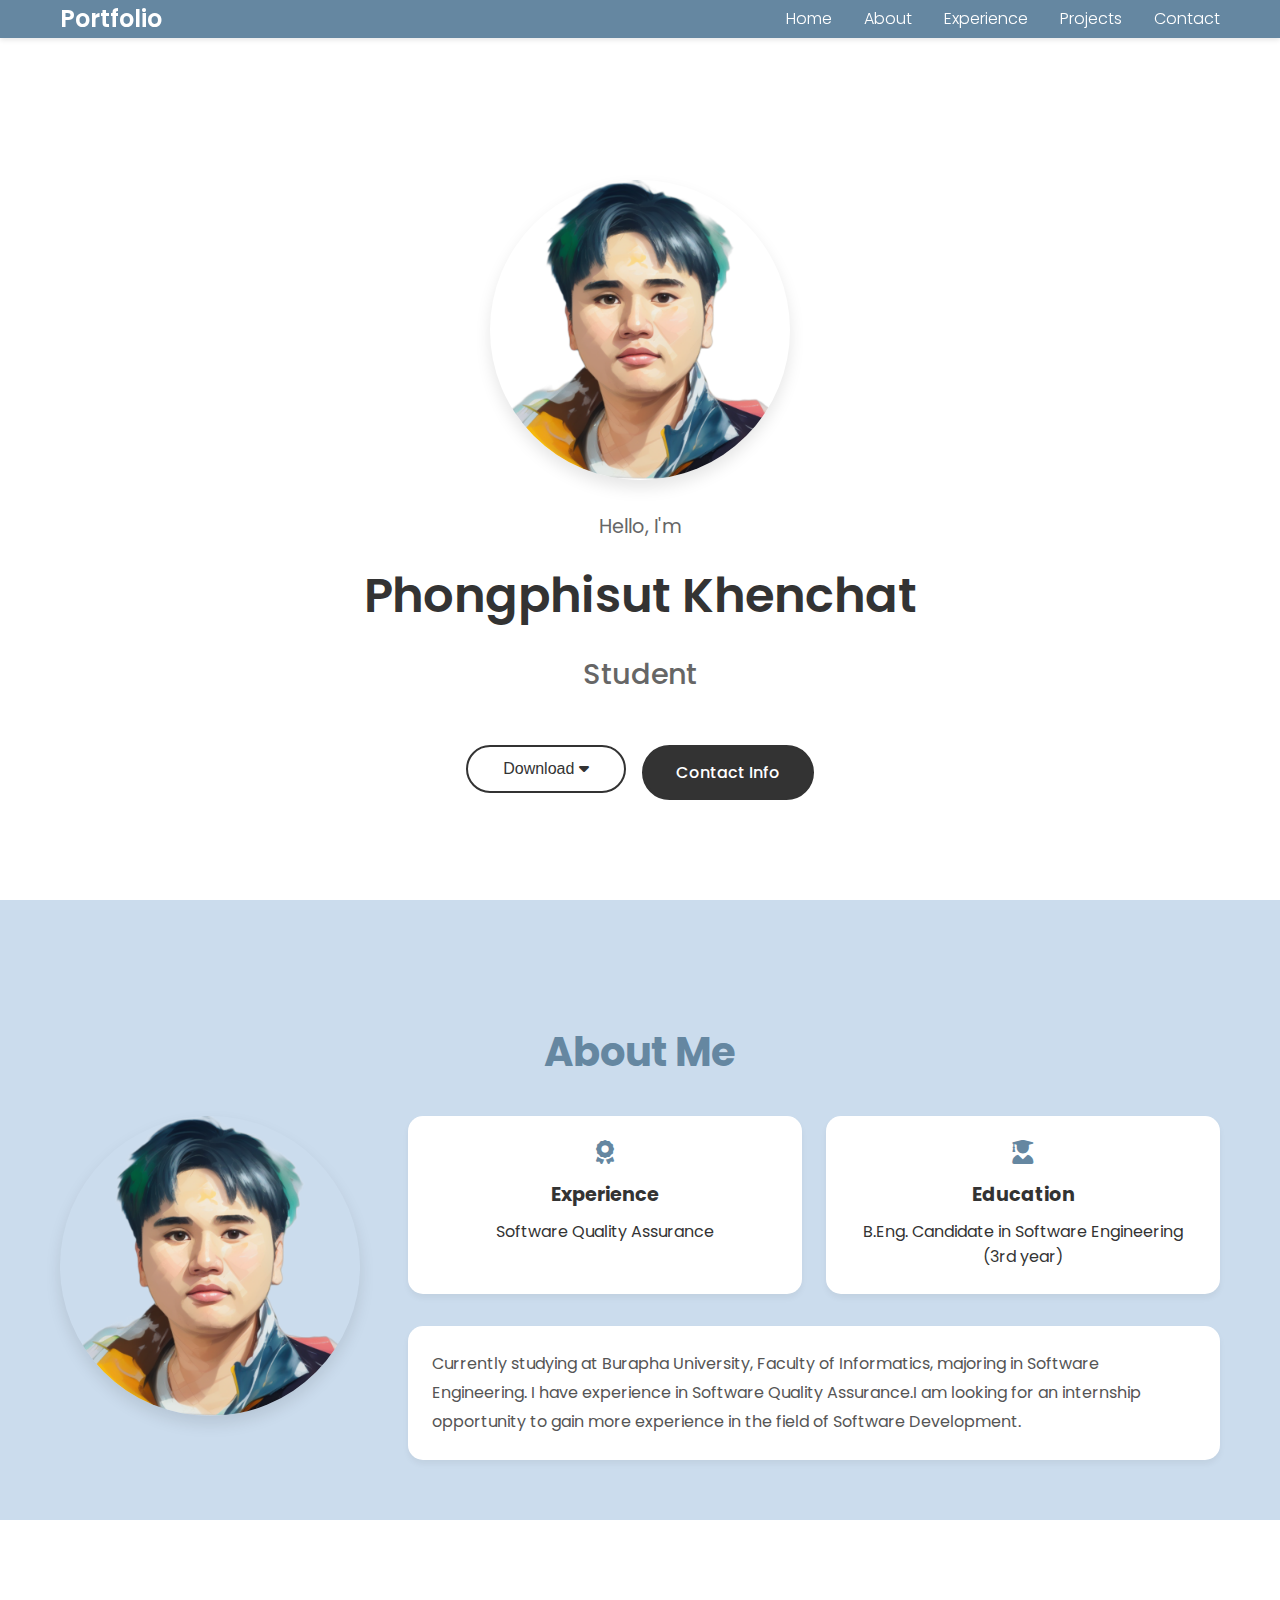
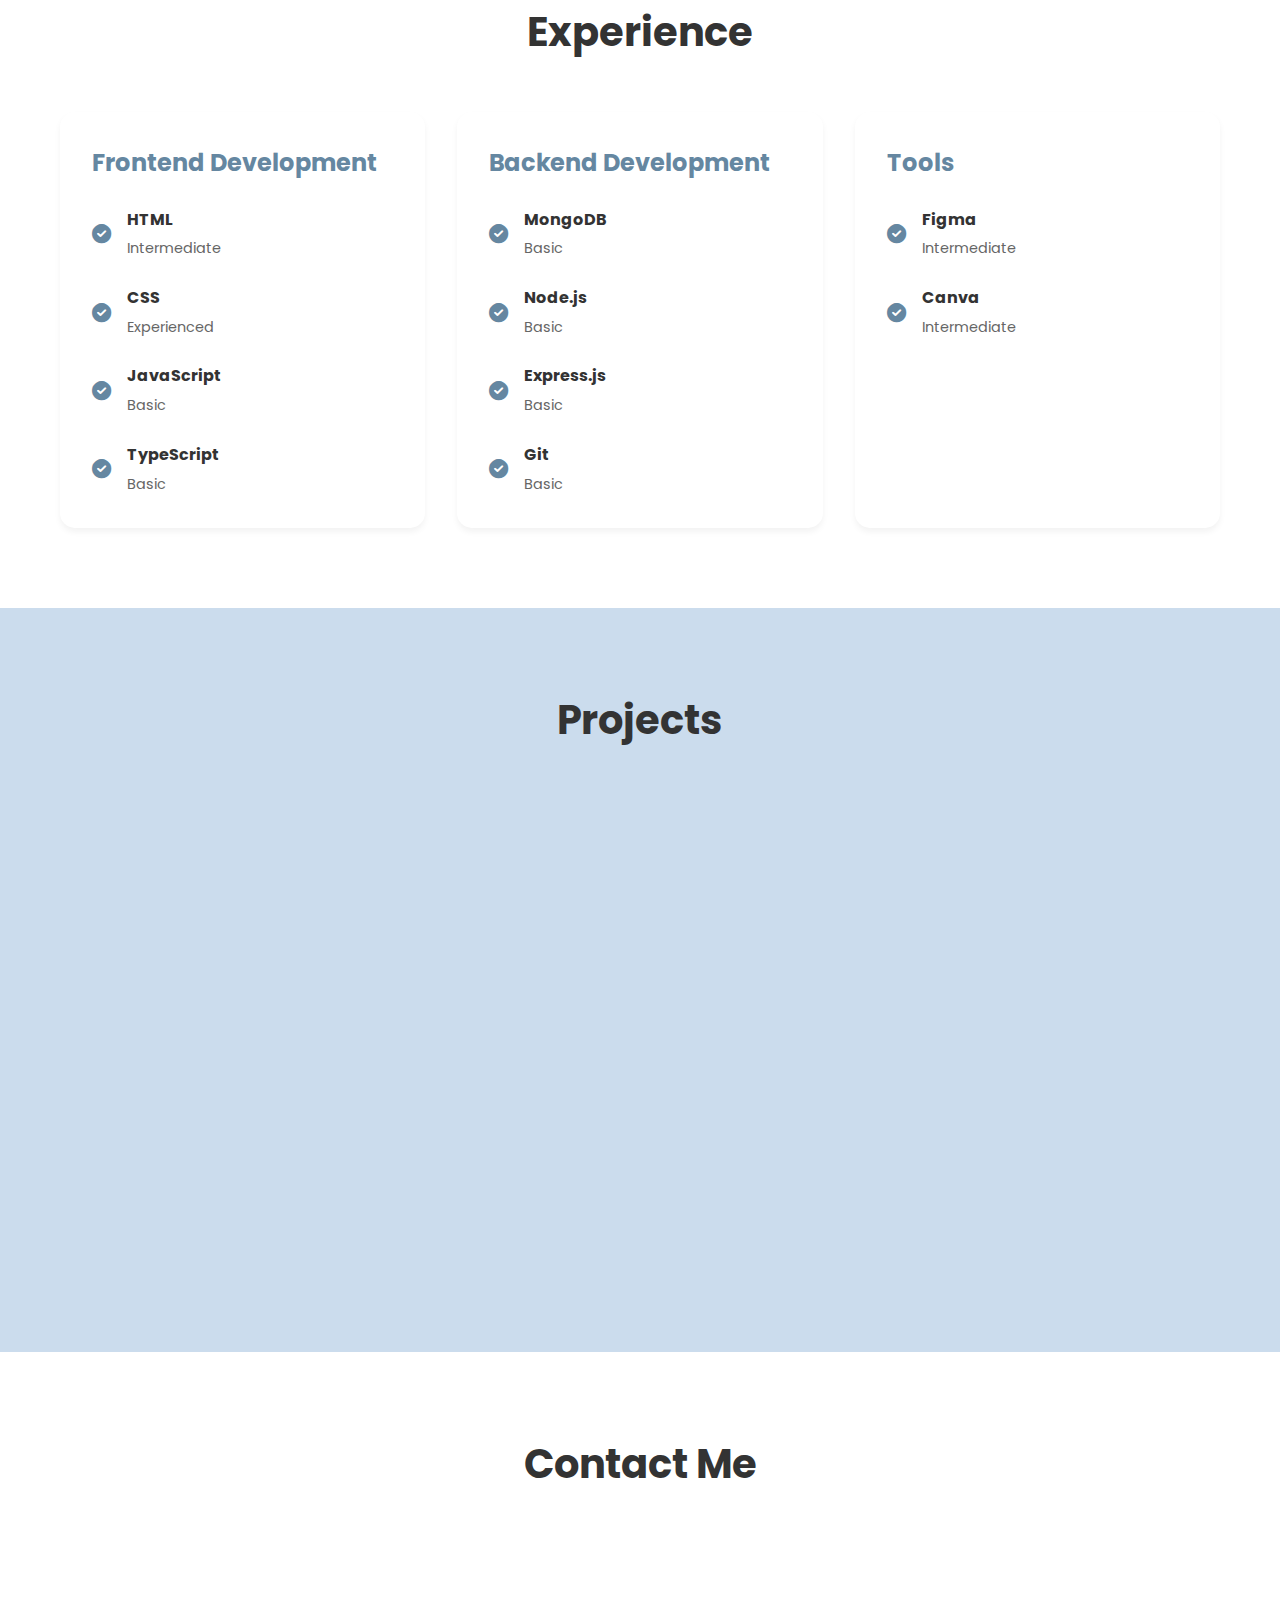
<file: MyProjecProfile/public/index.html>
<!DOCTYPE html>
<html lang="en">
  <head>
    <meta charset="UTF-8" />
    <meta name="viewport" content="width=device-width, initial-scale=1.0" />
    <meta name="description" content="Portfolio of Phongphisut Khenchat - Software Engineering Student and Software Quality Assurance Specialist" />
    <meta name="keywords" content="software engineering, frontend development, quality assurance, portfolio" />
    <meta property="og:title" content="Phongphisut Khenchat - Portfolio" />
    <meta property="og:description" content="Software Engineering Student and Software Quality Assurance Specialist" />
    <meta property="og:type" content="website" />
    <title>Phongphisut Khenchat - Portfolio</title>



    <!-- Google icon -->
    <link rel="stylesheet" href="https://fonts.googleapis.com/css2?family=Material+Symbols+Outlined:opsz,wght,FILL,GRAD@20..48,100..700,0..1,-50..200&icon_names=menu" />
    <!-- Google Fonts -->
    <link
      href="https://fonts.googleapis.com/css2?family=Poppins:wght@300;400;600&display=swap"
      rel="stylesheet"
    />

    <!-- Font Awesome -->
    <link
      href="https://cdnjs.cloudflare.com/ajax/libs/font-awesome/6.0.0-beta3/css/all.min.css"
      rel="stylesheet"
    />

    <!-- Your CSS -->
    <link rel="stylesheet" href="styles.css" />
  </head>
  <body>
    <header>
      <nav class="container" aria-label="Main navigation">
        <div class="logo">Portfolio</div>
        <ul class="nav-links">
          <li><a href="#home" aria-label="Go to Home section">Home</a></li>
          <li><a href="#about" aria-label="Go to About section">About</a></li>
          <li><a href="#experience" aria-label="Go to Experience section">Experience</a></li>
          <li><a href="#projects" aria-label="Go to Projects section">Projects</a></li>
          <li><a href="#contact" aria-label="Go to Contact section">Contact</a></li>
        </ul>
        <button class="hamburger" aria-label="menu" aria-expanded="false">
          <span class="material-symbols-outlined">menu</span>
        </button>
      </nav>
    </header>

    <main>
      <section id="home" class="home">
        <div class="container">
          <div class="home-content">
            <div class="profile-image">
              <img 
                src="./file/Profile/Profile.png" 
                alt="Phongphisut Khenchat" 
                loading="lazy" 
                width="300" 
                height="300"
              />
            </div>
            <div class="profile-text">
              <span class="greeting">Hello, I'm</span>
              <h1 class="name">Phongphisut Khenchat</h1>
              <h2 class="role">Student</h2>
              <div class="profile-buttons">
                <div class="dropdown">
                  <button class="btn btn-outline dropdown-toggle" aria-haspopup="true" aria-expanded="false">
                    Download <i class="fas fa-caret-down"></i>
                  </button>
                  <div class="dropdown-content" role="menu">
                    <a href="#" class="dropdown-item" role="menuitem">CV</a>
                    <a href="#" class="dropdown-item" role="menuitem">Resume</a>                
                </div>
                </div>
                <a href="#contact" class="btn btn-filled">Contact Info</a>
              </div>              
            </div>
          </div>
        </div>
      </section>

      <section id="about" class="hero">
        <div class="container">
          <h2>About Me</h2>
          <div class="about-content">
            <div class="profile-image">
              <img
                src="./file/Profile/Profile.png"
                alt="Phongphisut Khenchat portrait"
                class="rounded-image"
                loading="lazy"
                width="300"
                height="300"
              />
            </div>
            <div class="about-info">
              <div class="info-cards">
                <div class="info-card">
                  <i class="fas fa-award" aria-hidden="true"></i>
                  <h3>Experience</h3>
                  <p class="specialization">Software Quality Assurance</p>
                </div>
                <div class="info-card">
                  <i class="fas fa-user-graduate" aria-hidden="true"></i>
                  <h3>Education</h3>
                  <p class="degree">B.Eng. Candidate in Software Engineering (3rd year)</p>
                </div>
              </div>
              <div class="about-description">
                <p>
                  Currently studying at Burapha University, Faculty of Informatics, majoring in Software Engineering. 
                  I have experience in Software Quality Assurance.I am looking for an internship opportunity to gain 
                  more experience in the field of Software Development.
                </p>
              </div>
            </div>
          </div>
        </div>
      </section>

      <section id="experience" class="experience">
        <div class="container">
          <h2>Experience</h2>
          <div class="skills-container">
            <div class="skills-group">
              <h3>Frontend Development</h3>
              <div class="skills-grid">
                <div class="skill-item">
                  <i class="fas fa-check-circle" aria-hidden="true"></i>
                  <div class="skill-info">
                    <h4>HTML</h4>
                    <span class="skill-level">Intermediate</span>
                  </div>
                </div>
                <div class="skill-item">
                  <i class="fas fa-check-circle" aria-hidden="true"></i>
                  <div class="skill-info">
                    <h4>CSS</h4>
                    <span class="skill-level">Experienced</span>
                  </div>
                </div>
                <div class="skill-item">
                  <i class="fas fa-check-circle" aria-hidden="true"></i>
                  <div class="skill-info">
                    <h4>JavaScript</h4>
                    <span class="skill-level">Basic</span>
                  </div>
                </div>
                <div class="skill-item">
                  <i class="fas fa-check-circle" aria-hidden="true"></i>
                  <div class="skill-info">
                    <h4>TypeScript</h4>
                    <span class="skill-level">Basic</span>
                  </div>
                </div>
              </div>
            </div>

            <div class="skills-group">
              <h3>Backend Development</h3>
              <div class="skills-grid">
                <div class="skill-item">
                  <i class="fas fa-check-circle" aria-hidden="true"></i>
                  <div class="skill-info">
                    <h4>MongoDB</h4>
                    <span class="skill-level">Basic</span>
                  </div>
                </div>
                <div class="skill-item">
                  <i class="fas fa-check-circle" aria-hidden="true"></i>
                  <div class="skill-info">
                    <h4>Node.js</h4>
                    <span class="skill-level">Basic</span>
                  </div>
                </div>
                <div class="skill-item">
                  <i class="fas fa-check-circle" aria-hidden="true"></i>
                  <div class="skill-info">
                    <h4>Express.js</h4>
                    <span class="skill-level">Basic</span>
                  </div>
                </div>
                <div class="skill-item">
                  <i class="fas fa-check-circle" aria-hidden="true"></i>
                  <div class="skill-info">
                    <h4>Git</h4>
                    <span class="skill-level">Basic</span>
                  </div>
                </div>
              </div>
            </div>

            <div class="skills-group">
              <h3>Tools</h3>
              <div class="skills-grid">
                <div class="skill-item">
                  <i class="fas fa-check-circle" aria-hidden="true"></i>
                  <div class="skill-info">
                    <h4>Figma</h4>
                    <span class="skill-level">Intermediate</span>
                  </div>
                </div>
                <div class="skill-item">
                  <i class="fas fa-check-circle" aria-hidden="true"></i>
                  <div class="skill-info">
                    <h4>Canva</h4>
                    <span class="skill-level">Intermediate</span>
                  </div>
                </div>
              </div>
            </div>
          </div>
        </div>
      </section>

      <section id="projects">
        <div class="container">
          <h2>Projects</h2>
          <div class="project-grid">
            <article class="project-card">
              <div class="project-image">
                <img 
                  src="./file/Project/WMS Project.png" 
                  alt="Communication App Interface"
                  loading="lazy"
                />
              </div>
              <h3>Warehouse Management</h3>
              <div class="project-buttons">
                <a href="https://github.com/BUUSE-CLUSTER-V" class="project-btn" aria-label="View Project One on Github">Github</a>
              </div>
            </article>
            
            <article class="project-card">
              <div class="project-image">
                <img 
                  src="./file/Project/Pramern Project.png" 
                  alt="Reminder App Interface"
                  loading="lazy"
                />
              </div>
              <h3>PRAMERN</h3>
              <div class="project-buttons">
                <a href="https://github.com/Team-7-CASSIOPEIA" class="project-btn" aria-label="View Project Two on Github">Github</a>
              </div>
            </article>
            
            <article class="project-card">
              <div class="project-image">
                <img 
                  src="./file/Project/Web Profile.png" 
                  alt="Food Delivery App Interface"
                  loading="lazy"
                />
              </div>
              <h3>My Web Profile</h3>
              <div class="project-buttons">
                <a href="https://github.com/Phongphisut-Khenchat-Personal/My-Web-Profile" class="project-btn" aria-label="View Project Three on Github">Github</a>
              </div>
            </article>
          </div>
        </div>
      </section>

      <section id="contact">
        <div class="container">
          <div class="contact-header">
            <h2>Contact Me</h2>
          </div>
          <div class="contact-container">
            <div class="social-container">
              <div class="contact-item">
                <i class="fas fa-envelope" aria-hidden="true"></i>
                <span>chokun0988@gmail.com</span> or
                <span>65160231@go.buu.ac.th</span>
              </div>
              
              <div class="social-icons">
                <a 
                  href="https://www.facebook.com/phongphisut.khenchat" 
                  class="social-icon"
                  aria-label="Visit my Facebook profile"
                  target="_blank"
                  rel="noopener noreferrer"
                >
                  <i class="fab fa-facebook-f" aria-hidden="true"></i>
                </a>
                <a 
                  href="https://www.instagram.com/sho_phongphisut/?__pwa=1#" 
                  class="social-icon"
                  aria-label="Visit my Instagram profile"
                  target="_blank"
                  rel="noopener noreferrer"
                >
                  <i class="fab fa-instagram" aria-hidden="true"></i>
                </a>
                <a 
                  href="https://github.com/Phongphisut-Khenchat-Personal" 
                  class="social-icon"
                  aria-label="Visit my Github profile"
                  target="_blank"
                  rel="noopener noreferrer"
                >
                  <i class="fab fa-github" aria-hidden="true"></i>
                </a>
              </div>
            </div>
          </div>
        </div>
      </section>
    </main>

    <script src="scripts.js"></script>
  </body>
</html>
</file>
<file: MyProjecProfile/public/styles.css>
/* Base Styles and Custom Properties */
:root {
    --primary-color: #6587A1;
    --secondary-color: #CBDCED;
    --text-color: #333;
    --background-light: #fff;
    --transition: all 0.3s ease;
    --shadow-sm: 0 2px 5px rgba(0,0,0,0.1);
    --shadow-md: 0 4px 6px rgba(0,0,0,0.05);
    --shadow-lg: 0 8px 16px rgba(0,0,0,0.1);
    --border-radius: 15px;
}

/* Reset and Global Styles */
* {
    margin: 0;
    padding: 0;
    box-sizing: border-box;
}

html {
    scroll-behavior: smooth;
}

body {
    font-family: 'Poppins', sans-serif;
    line-height: 1.6;
    color: var(--text-color);
}

img {
    max-width: 100%;
    height: auto;
}

/* Container */
.container {
    max-width: 1200px;
    margin: 0 auto;
    padding: 0 20px;
}

/* Header and Navigation */
header {
    background-color: var(--primary-color);
    position: fixed;
    width: 100%;
    top: 0;
    z-index: 1000;
    box-shadow: var(--shadow-sm);
}

nav {
    display: flex;
    justify-content: space-between;
    align-items: center;
    padding: 1rem 0;
}

.logo {
    color: white;
    font-size: 1.5rem;
    font-weight: 600;
}

.nav-links {
    display: flex;
    list-style: none;
    gap: 2rem;
}

.nav-links a {
    color: white;
    text-decoration: none;
    font-weight: 300;
    transition: var(--transition);
    position: relative;
}

.nav-links a::after {
    content: '';
    position: absolute;
    bottom: -5px;
    left: 0;
    width: 0;
    height: 2px;
    background-color: var(--secondary-color);
    transition: var(--transition);
}

.nav-links a:hover::after {
    width: 100%;
}

/* Hamburger Menu Styles */
.hamburger {
    display: none;
    background: none;
    border: none;
    cursor: pointer;
    padding: 0.5rem;
    position: relative;
    z-index: 1000;
}

.hamburger span {
    display: block;
    width: 25px;
    height: 3px;
    background-color: white;
    margin: 5px 0;
    transition: all 0.3s ease;
}



/* Home Section */
.home {
    padding: 160px 0 80px;
    background-color: var(--background-light);
    min-height: 100vh;
    display: flex;
    align-items: center;
}

.home-content {
    display: flex;
    flex-direction: column;
    align-items: center;
    text-align: center;
    max-width: 800px;
    margin: 0 auto;
}

.profile-image {
    width: 300px;
    height: 300px;
    margin-bottom: 2rem;
}

.profile-image img {
    width: 100%;
    height: 100%;
    object-fit: cover;
    border-radius: 50%;
    box-shadow: var(--shadow-lg);
}

.profile-text {
    display: flex;
    flex-direction: column;
    align-items: center;
    gap: 0.5rem;
}

.greeting {
    font-size: 1.2rem;
    color: #666;
    animation: fadeIn 1s ease;
}

.name {
    font-size: 3rem;
    font-weight: 600;
    color: var(--text-color);
    margin: 0.5rem 0;
    animation: slideUp 1s ease;
}

.role {
    font-size: 1.8rem;
    color: #666;
    font-weight: 500;
    margin-bottom: 1.5rem;
    animation: slideUp 1.2s ease;
}

/* Buttons and Dropdown */
.profile-buttons {
    display: flex;
    gap: 1rem;
    margin-top: 1rem;
    animation: fadeIn 1.4s ease;
}

.btn {
    padding: 0.8rem 2rem;
    border-radius: 50px;
    font-weight: 500;
    font-size: 1rem;
    text-decoration: none;
    transition: var(--transition);
    cursor: pointer;
    border: 2px solid transparent;
    min-width: 160px;
    text-align: center;
}

.btn-outline {
    border-color: #333;
    color: #333;
    background: transparent;
}

.btn-outline:hover {
    background-color: #333;
    color: white;
}

.btn-filled {
    background-color: #333;
    color: white;
    border-color: #333;
}

.btn-filled:hover {
    background-color: #444;
    border-color: #444;
    transform: translateY(-2px);
}

.dropdown {
    position: relative;
    display: inline-block;
}

.dropdown-content {
    display: none;
    position: absolute;
    top: 100%;
    left: 0;
    background-color: white;
    min-width: 160px;
    box-shadow: var(--shadow-lg);
    border-radius: var(--border-radius);
    z-index: 1;
}

.dropdown:hover .dropdown-content {
    display: block;
    animation: fadeIn 0.3s ease;
}

.dropdown-item {
    color: var(--text-color);
    padding: 12px 16px;
    text-decoration: none;
    display: block;
    transition: var(--transition);
}

.dropdown-item:hover {
    background-color: var(--secondary-color);
}

.dropdown-toggle::after {

    font-size: 0.8rem;
    margin-left: 0.5rem;
    color: inherit;
    display: inline-block;
}


/* About Section */
.hero {
    background-color: var(--secondary-color);
    padding: 120px 0 60px;
}

.hero h2 {
    font-size: 2.5rem;
    color: var(--primary-color);
    margin-bottom: 2rem;
    text-align: center;
}

.about-content {
    display: flex;
    gap: 3rem;
    align-items: flex-start;
}

.rounded-image {
    width: 100%;
    border-radius: var(--border-radius);
    box-shadow: var(--shadow-lg);
}

.about-info {
    flex: 1;
}

.info-cards {
    display: flex;
    gap: 1.5rem;
    margin-bottom: 2rem;
}

.info-card {
    flex: 1;
    background: var(--background-light);
    padding: 1.5rem;
    border-radius: var(--border-radius);
    text-align: center;
    box-shadow: var(--shadow-md);
    transition: var(--transition);
}

.info-card:hover {
    transform: translateY(-5px);
}

.info-card i {
    font-size: 1.5rem;
    color: var(--primary-color);
    margin-bottom: 1rem;
}

.info-card h3 {
    font-size: 1.2rem;
    color: var(--text-color);
    margin-bottom: 0.5rem;
}

.about-description {
    color: #555;
    line-height: 1.8;
    background: var(--background-light);
    padding: 1.5rem;
    border-radius: var(--border-radius);
    box-shadow: var(--shadow-md);
}

/* Experience Section */
.experience {
    padding: 80px 0;
    background-color: var(--background-light);
}

.experience h2 {
    text-align: center;
    font-size: 2.5rem;
    color: var(--text-color);
    margin-bottom: 3rem;
}

.skills-container {
    display: flex;
    gap: 2rem;
    justify-content: center;
    flex-wrap: wrap;
}

.skills-group {
    flex: 1;
    min-width: 300px;
    max-width: 500px;
    background-color: white;
    padding: 2rem;
    border-radius: var(--border-radius);
    box-shadow: var(--shadow-md);
}

.skills-group h3 {
    font-size: 1.5rem;
    color: var(--primary-color);
    margin-bottom: 1.5rem;
}

.skills-grid {
    display: grid;
    grid-template-columns: repeat(auto-fit, minmax(250px, 1fr));
    gap: 1.5rem;
}

.skill-item {
    display: flex;
    align-items: center;
    gap: 1rem;
}

.skill-item i {
    color: var(--primary-color);
    font-size: 1.2rem;
}

.skill-info h4 {
    font-size: 1rem;
    color: var(--text-color);
    margin-bottom: 0.2rem;
}

.skill-level {
    font-size: 0.9rem;
    color: #666;
}

/* Projects Section */
#projects {
    padding: 80px 0;
    background-color: var(--secondary-color);
}

#projects h2 {
    text-align: center;
    font-size: 2.5rem;
    margin-bottom: 3rem;
    color: var(--text-color);
}

.project-grid {
    display: grid;
    grid-template-columns: repeat(auto-fit, minmax(300px, 1fr));
    gap: 2rem;
    margin-top: 2rem;
}

.project-card {
    background-color: white;
    border-radius: var(--border-radius);
    overflow: hidden;
    padding: 1.5rem;
    box-shadow: var(--shadow-lg);
    transition: var(--transition);
}

.project-card:hover {
    transform: translateY(-5px);
}

.project-image {
    width: 100%;
    height: 250px;
    border-radius: calc(var(--border-radius) - 5px);
    overflow: hidden;
    margin-bottom: 1.5rem;
}

.project-image img {
    width: 100%;
    height: 100%;
    object-fit: cover;
    transition: var(--transition);
}

.project-card:hover .project-image img {
    transform: scale(1.05);
}

.project-card h3 {
    font-size: 1.5rem;
    color: var(--text-color);
    margin-bottom: 1.5rem;
    text-align: center;
}

.project-buttons {
    display: flex;
    gap: 1rem;
    justify-content: center;
}

.project-btn {
    padding: 0.6rem 1.5rem;
    border: 2px solid #e0e0e0;
    border-radius: 50px;
    color: var(--text-color);
    text-decoration: none;
    font-weight: 500;
    transition: var(--transition);
}

.project-btn:hover {
    background-color: var(--primary-color);
    border-color: var(--primary-color);
    color: white;
}

/* Contact Section */
#contact {
    padding: 80px 0;
    background-color: var(--background-light);
}

.contact-header {
    text-align: center;
    margin-bottom: 3rem;
}

.contact-header h2 {
    font-size: 2.5rem;
    color: var(--text-color);
    margin-bottom: 1rem;
}

.contact-container {
    max-width: 800px;
    margin: 0 auto;
}

.social-container {
    background-color: white;
    border-radius: 50px;
    padding: 1.5rem;
    box-shadow: var(--shadow-md);
    display: flex;
    flex-direction: column;
    align-items: center;
    gap: 1.5rem;
}

.contact-item {
    display: flex;
    align-items: center;
    gap: 0.75rem;
    color: #666;
    font-size: 1.1rem;
}

.contact-item i {
    font-size: 1.25rem;
    color: var(--primary-color);
}

.social-icons {
    display: flex;
    gap: 1.5rem;
    align-items: center;
}

.social-icon {
    color: #666;
    transition: var(--transition);
    font-size: 1.25rem;
    padding: 0.5rem;
}

.social-icon:hover {
    color: var(--primary-color);
    transform: translateY(-2px);
}
/* Animations */
@keyframes fadeIn {
    from { opacity: 0; }
    to { opacity: 1; }
}

@keyframes slideUp {
    from {
        opacity: 0;
        transform: translateY(20px);
    }
    to {
        opacity: 1;
        transform: translateY(0);
    }
}

/* Print Styles */
@media print {
    .nav-links,
    .hamburger,
    .project-buttons,
    .social-icons {
        display: none;
    }
    
    * {
        background-color: white !important;
        color: black !important;
        box-shadow: none !important;
    }
    
    .container {
        width: 100%;
        padding: 0;
        margin: 0;
    }
}
/* Responsive Design */
@media (max-width: 992px) {
    .about-content {
        flex-direction: column;
        align-items: center;
        gap: 2rem;
    }

    .profile-image {
        flex: 0 0 280px;
        max-width: 280px;
    }

    .info-cards {
        flex-direction: row;
        gap: 1.5rem;
        flex-wrap: wrap; /* เพิ่มการ wrap เมื่อพื้นที่ไม่พอ */
    }

    .info-card {
        flex: 1;
        min-width: 200px; /* กำหนดความกว้างขั้นต่ำ */
    }
}
@media (max-width: 768px) {
    /* Hamburger Menu */
    .hamburger {
        display: flex;
        flex-direction: column;
        justify-content: space-between;
        width: 30px;
        height: 21px;
        padding: 0;
        margin: 0;
        z-index: 1000;
        position: relative;
    }

    .hamburger span {
        display: block;
        width: 100%;
        height: 3px;
        background-color: white;
        transition: transform 0.3s ease-in-out,
                    opacity 0.2s ease-in-out;
    }

   

    /* Navigation Links */
    .nav-links {
        display: none;
        position: fixed;
        top: 60px;
        left: 0;
        right: 0;
        background-color: var(--primary-color);
        flex-direction: column;
        padding: 1rem;
        gap: 0;
        box-shadow: var(--shadow-md);
        z-index: 999;
    }

    .nav-links.active {
        display: flex;
    }

    .nav-links li {
        width: 100%;
    }

    .nav-links a {
        display: block;
        padding: 1rem;
        width: 100%;
        color: white;
        text-decoration: none;
    }

    /* Hover & Active States */
    .nav-links a:hover,
    .nav-links a:active {
        background-color: rgba(255, 255, 255, 0.1);
    }

    .nav-links a::after {
        display: none;
    }

    /* Button Adjustments */
    .profile-buttons {
        flex-direction: column;
        align-items: center;
        gap: 1rem;
        width: 100%;
    }

    .btn {
        width: 100%;
        max-width: 250px;
        margin: 0;
    }

    .btn:active {
        transform: scale(0.98);
    }
}

@media (max-width: 480px) {
    .container {
        padding: 0 1rem;
    }

    .name {
        font-size: 1.8rem;
    }

    .role {
        font-size: 1.3rem;
    }

    /* ปรับขนาด Project Cards */
    .project-card {
        margin: 0 0.5rem;
    }

    .project-image {
        height: 180px;
    }

    /* ปรับ Contact Section */
    .contact-item {
        flex-direction: column;
        align-items: center;
        text-align: center;
    }

    .social-container {
        padding: 1rem;
    }
}

/* เพิ่ม Media Query สำหรับหน้าจอขนาดเล็กมาก */
@media (max-width: 360px) {
    .name {
        font-size: 1.5rem;
    }

    .role {
        font-size: 1.1rem;
    }

    .profile-image {
        width: 200px;
        height: 200px;
    }

    .info-card {
        padding: 1rem;
    }
}

/* ปรับปรุง Touch Interactions */
@media (hover: none) {
    /* สำหรับอุปกรณ์ที่ไม่รองรับ hover */
    .project-card:active {
        transform: translateY(-2px);
    }

    .social-icon:active {
        transform: translateY(-2px);
        color: var(--primary-color);
    }

    .btn:active {
        opacity: 0.8;
    }
}
</file>
